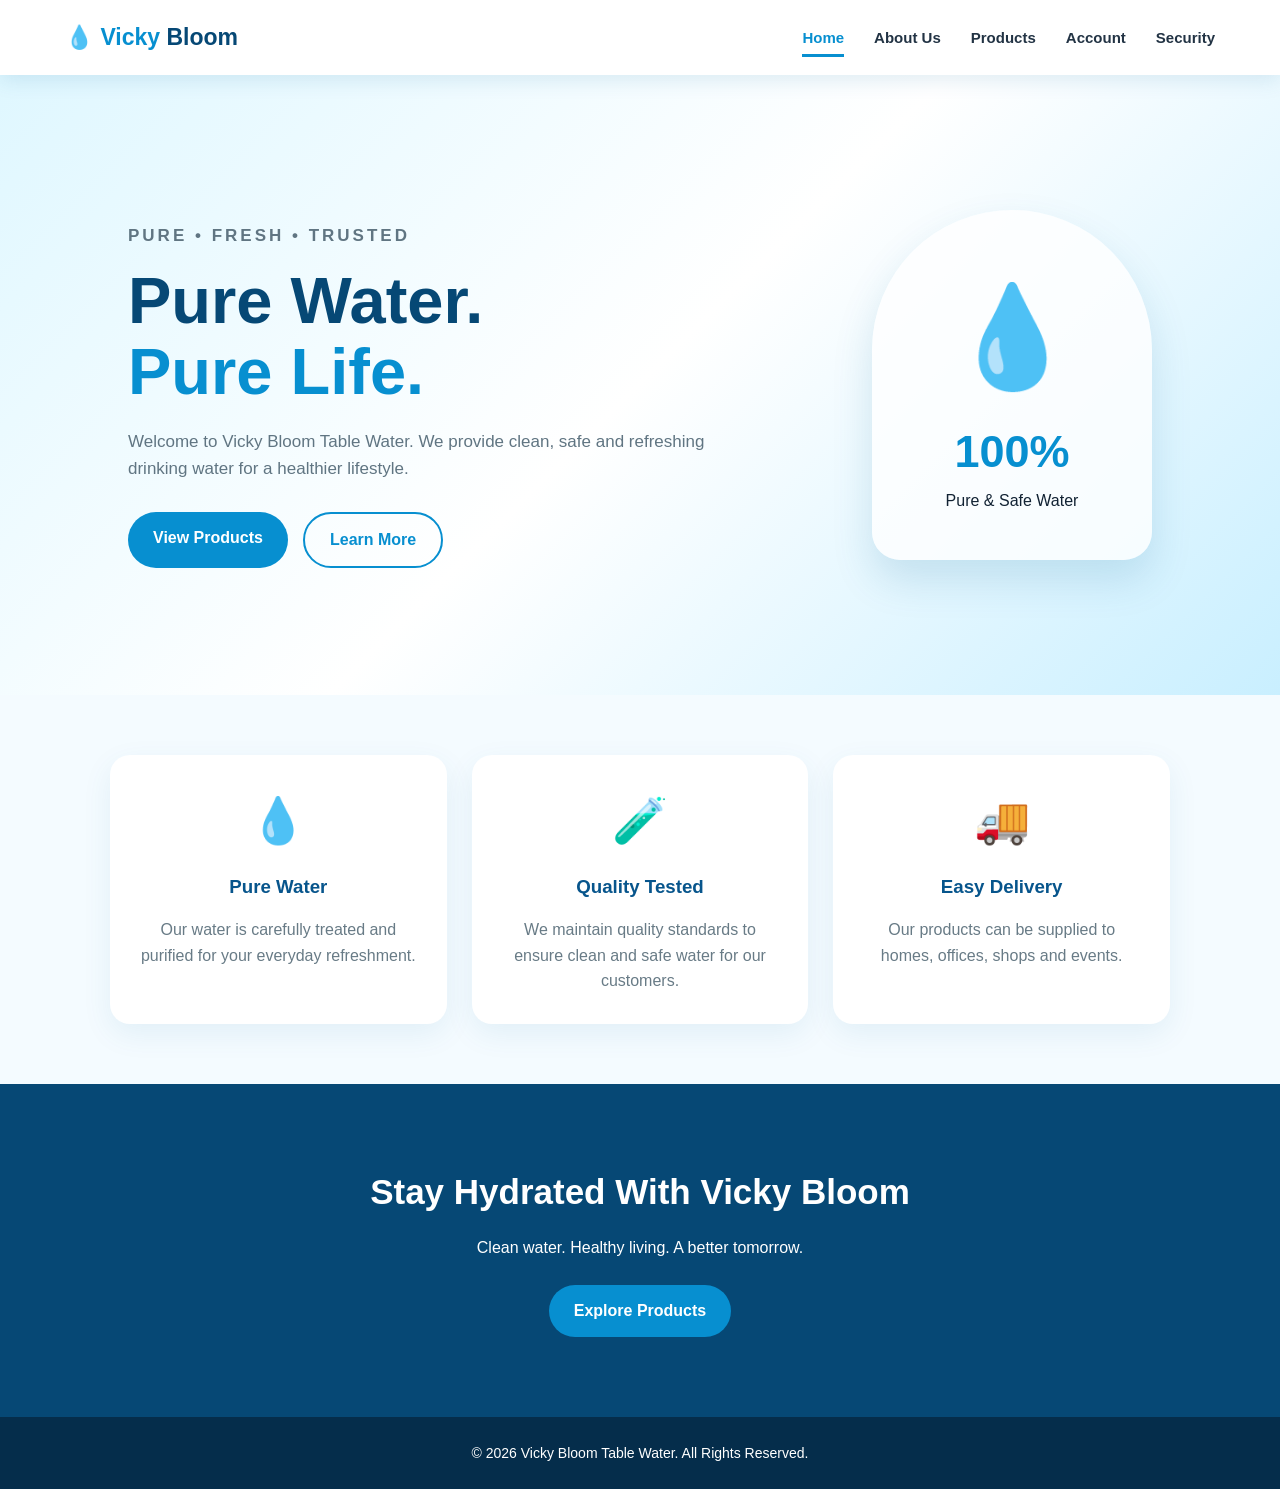
<file: index.html>
<!DOCTYPE html>
<html lang="en">
<head>
    <meta charset="UTF-8">
    <meta name="viewport" content="width=device-width, initial-scale=1.0">

    <title>Vicky Bloom | Pure Water</title>

    <link rel="stylesheet" href="style.css">
</head>

<body>

    <!-- NAVIGATION BAR -->
    <header>
        <nav class="navbar">

            <div class="logo">
                💧 Vicky <span>Bloom</span>
            </div>

            <ul class="nav-links" id="navLinks">

                <li>
                    <a href="index.html" class="active">
                        Home
                    </a>
                </li>

                <li>
                    <a href="about.html">
                        About Us
                    </a>
                </li>

                <li>
                    <a href="product.html">
                        Products
                    </a>
                </li>

                <li>
                    <a href="account.html">
                        Account
                    </a>
                </li>

                <li>
                    <a href="security.html">
                        Security
                    </a>
                </li>

            </ul>

            <div class="menu-btn" id="menuBtn">
                ☰
            </div>

        </nav>
    </header>


    <!-- HERO SECTION -->
    <section class="hero">

        <div class="hero-content">

            <p class="small-title">
                PURE • FRESH • TRUSTED
            </p>

            <h1>
                Pure Water.
                <br>
                <span>Pure Life.</span>
            </h1>

            <p>
                Welcome to Vicky Bloom Table Water.
                We provide clean, safe and refreshing drinking water
                for a healthier lifestyle.
            </p>

            <div class="hero-buttons">

                <a href="product.html" class="btn">
                    View Products
                </a>

                <a href="about.html" class="btn-outline">
                    Learn More
                </a>

            </div>

        </div>


        <div class="water-card">

            <div class="water-drop">
                💧
            </div>

            <h2>
                100%
            </h2>

            <p>
                Pure & Safe Water
            </p>

        </div>

    </section>


    <!-- FEATURES -->
    <section class="features">

        <div class="feature-card">

            <div class="feature-icon">
                💧
            </div>

            <h3>
                Pure Water
            </h3>

            <p>
                Our water is carefully treated and purified
                for your everyday refreshment.
            </p>

        </div>


        <div class="feature-card">

            <div class="feature-icon">
                🧪
            </div>

            <h3>
                Quality Tested
            </h3>

            <p>
                We maintain quality standards to ensure
                clean and safe water for our customers.
            </p>

        </div>


        <div class="feature-card">

            <div class="feature-icon">
                🚚
            </div>

            <h3>
                Easy Delivery
            </h3>

            <p>
                Our products can be supplied to homes,
                offices, shops and events.
            </p>

        </div>

    </section>


    <!-- CONTACT SECTION -->
    <section class="contact-section">

        <h2>
            Stay Hydrated With Vicky Bloom
        </h2>

        <p>
            Clean water. Healthy living. A better tomorrow.
        </p>

        <a href="products.html" class="btn">
            Explore Products
        </a>

    </section>


    <!-- FOOTER -->
    <footer>

        <p>
            © 2026 Vicky Bloom Table Water.
            All Rights Reserved.
        </p>

    </footer>


    <script src="script.js"></script>

</body>
</html>
</file>
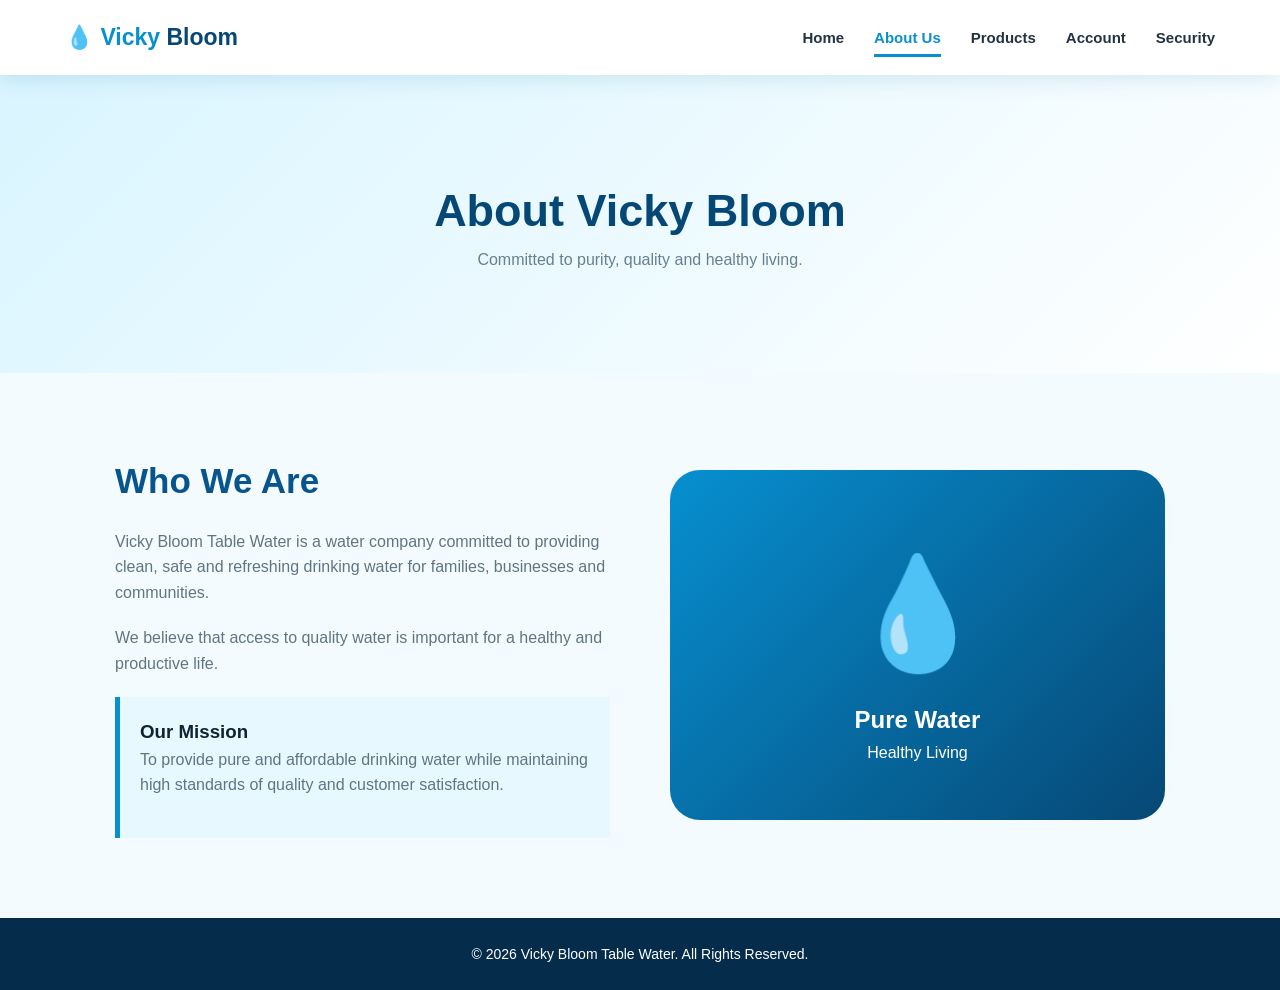
<file: about.html>
<!DOCTYPE html>
<html lang="en">
<head>

    <meta charset="UTF-8">

    <meta name="viewport"
          content="width=device-width, initial-scale=1.0">

    <title>About Us | Vicky Bloom</title>

    <link rel="stylesheet" href="style.css">

</head>

<body>


    <!-- NAVIGATION BAR -->
    <header>

        <nav class="navbar">

            <div class="logo">
                💧 Vicky <span>Bloom</span>
            </div>


            <ul class="nav-links" id="navLinks">

                <li>
                    <a href="index.html">
                        Home
                    </a>
                </li>

                <li>
                    <a href="about.html" class="active">
                        About Us
                    </a>
                </li>

                <li>
                    <a href="product.html">
                        Products
                    </a>
                </li>

                <li>
                    <a href="account.html">
                        Account
                    </a>
                </li>

                <li>
                    <a href="security.html">
                        Security
                    </a>
                </li>

            </ul>


            <div class="menu-btn" id="menuBtn">
                ☰
            </div>

        </nav>

    </header>


    <!-- PAGE HEADER -->
    <section class="page-hero">

        <h1>
            About Vicky Bloom
        </h1>

        <p>
            Committed to purity, quality and healthy living.
        </p>

    </section>


    <!-- ABOUT SECTION -->
    <section class="about-content">


        <div class="about-text">

            <h2>
                Who We Are
            </h2>

            <p>
                Vicky Bloom Table Water is a water company
                committed to providing clean, safe and refreshing
                drinking water for families, businesses and communities.
            </p>

            <p>
                We believe that access to quality water is important
                for a healthy and productive life.
            </p>


            <div class="mission-box">

                <h3>
                    Our Mission
                </h3>

                <p>
                    To provide pure and affordable drinking water
                    while maintaining high standards of quality
                    and customer satisfaction.
                </p>

            </div>

        </div>


        <div class="about-image">

            <div class="big-drop">
                💧
            </div>

            <h2>
                Pure Water
            </h2>

            <p>
                Healthy Living
            </p>

        </div>


    </section>


    <!-- FOOTER -->
    <footer>

        <p>
            © 2026 Vicky Bloom Table Water.
            All Rights Reserved.
        </p>

    </footer>


    <script src="script.js"></script>

</body>
</html>
</file>
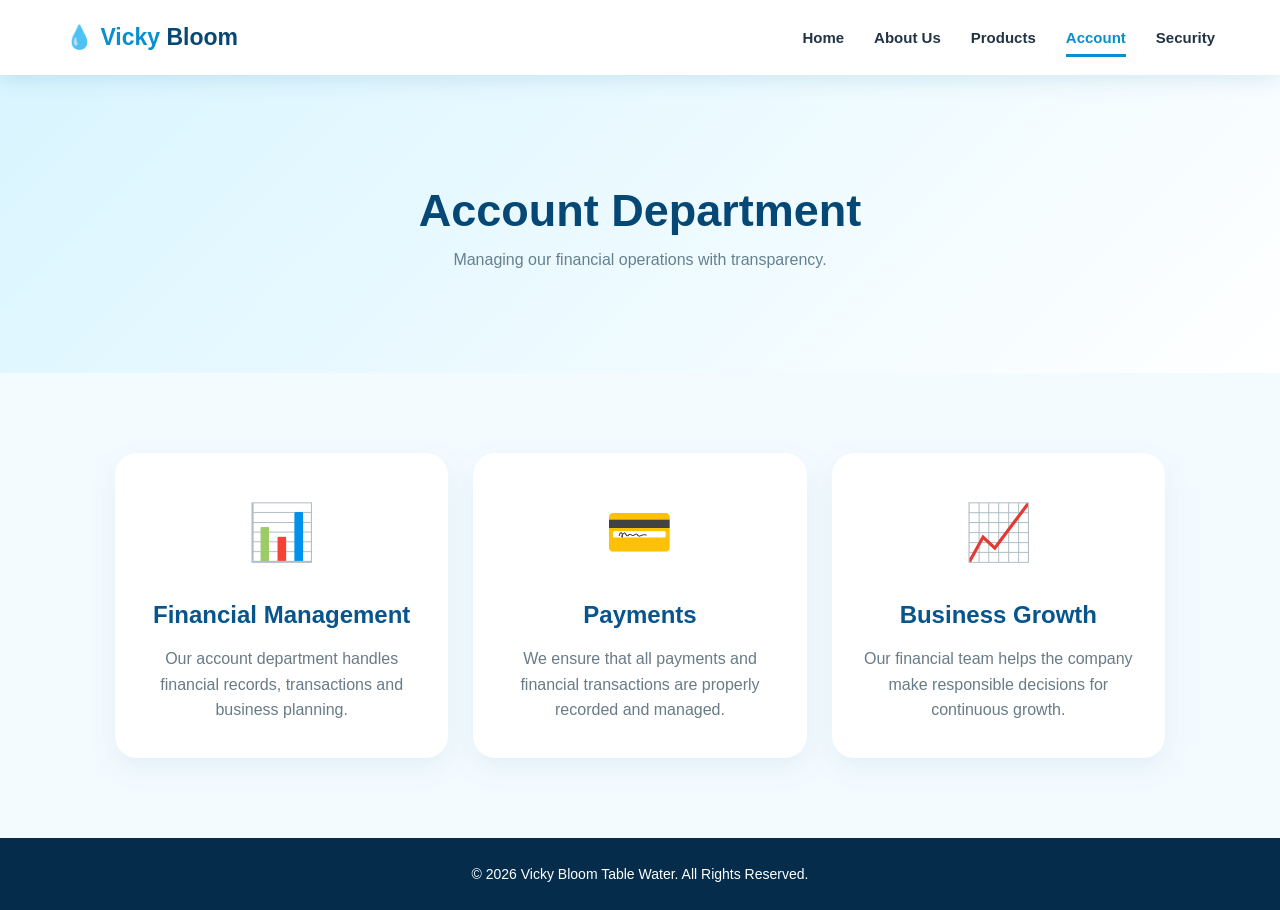
<file: account.html>
<!DOCTYPE html>
<html lang="en">
<head>

    <meta charset="UTF-8">

    <meta name="viewport"
          content="width=device-width, initial-scale=1.0">

    <title>Account Department | Vicky Bloom</title>

    <link rel="stylesheet" href="style.css">

</head>

<body>


    <!-- NAVIGATION BAR -->
    <header>

        <nav class="navbar">

            <div class="logo">
                💧 Vicky <span>Bloom</span>
            </div>


            <ul class="nav-links" id="navLinks">

                <li>
                    <a href="index.html">
                        Home
                    </a>
                </li>

                <li>
                    <a href="about.html">
                        About Us
                    </a>
                </li>

                <li>
                    <a href="product.html">
                        Products
                    </a>
                </li>

                <li>
                    <a href="account.html" class="active">
                        Account
                    </a>
                </li>

                <li>
                    <a href="security.html">
                        Security
                    </a>
                </li>

            </ul>


            <div class="menu-btn" id="menuBtn">
                ☰
            </div>

        </nav>

    </header>


    <!-- PAGE HEADER -->
    <section class="page-hero">

        <h1>
            Account Department
        </h1>

        <p>
            Managing our financial operations with transparency.
        </p>

    </section>


    <!-- ACCOUNT DEPARTMENT -->
    <section class="department">


        <div class="department-card">

            <span>
                📊
            </span>

            <h2>
                Financial Management
            </h2>

            <p>
                Our account department handles financial records,
                transactions and business planning.
            </p>

        </div>


        <div class="department-card">

            <span>
                💳
            </span>

            <h2>
                Payments
            </h2>

            <p>
                We ensure that all payments and financial transactions
                are properly recorded and managed.
            </p>

        </div>


        <div class="department-card">

            <span>
                📈
            </span>

            <h2>
                Business Growth
            </h2>

            <p>
                Our financial team helps the company make responsible
                decisions for continuous growth.
            </p>

        </div>


    </section>


    <!-- FOOTER -->
    <footer>

        <p>
            © 2026 Vicky Bloom Table Water.
            All Rights Reserved.
        </p>

    </footer>


    <script src="script.js"></script>

</body>
</html>
</file>
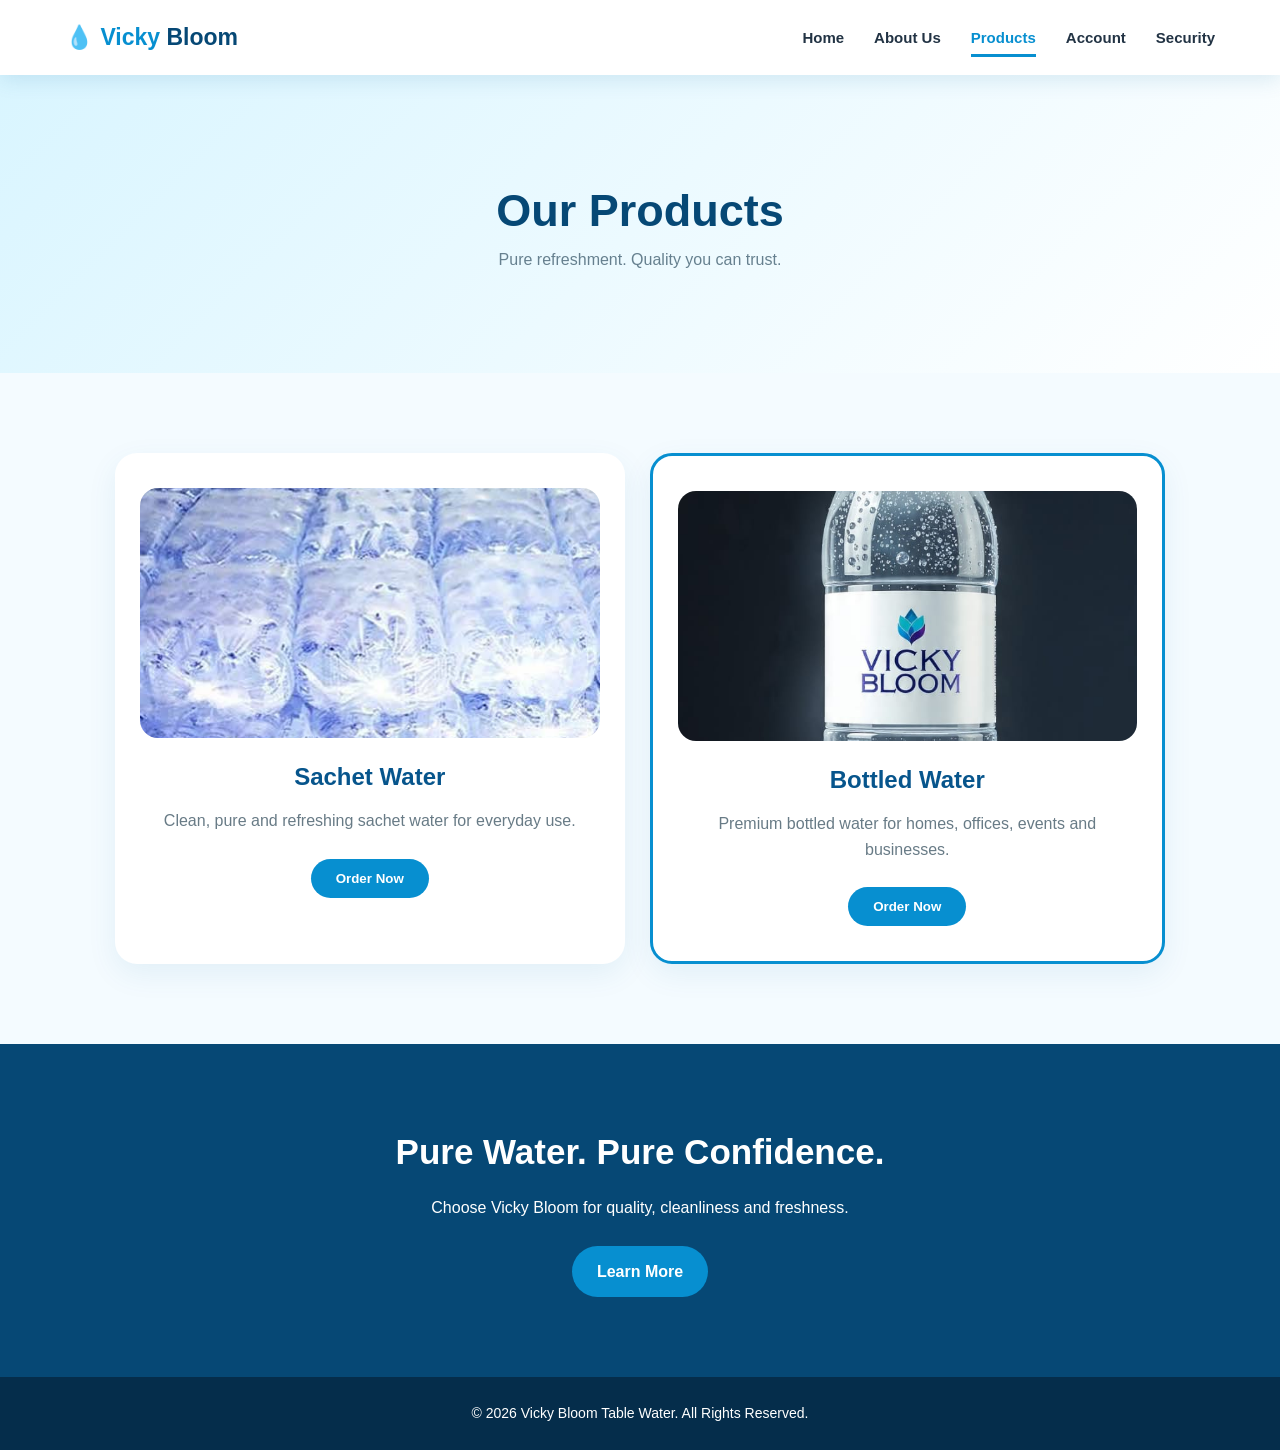
<file: product.html>
<!DOCTYPE html><html lang="en"><head><meta charset="UTF-8">

<meta name="viewport"
      content="width=device-width, initial-scale=1.0">

<title>Products | Vicky Bloom</title>

<link rel="stylesheet" href="style.css">


<!-- INTERNAL CSS FOR PRODUCT IMAGES -->

<style>

    /* PRODUCT IMAGE AREA */

    .product-image-box {

        width: 100%;

        height: 250px;

        overflow: hidden;

        border-radius: 18px;

        background: linear-gradient(
            135deg,
            #dff7ff,
            #ffffff
        );

        position: relative;

    }


    /* IMAGE */

    .product-image-box img {

        width: 100%;

        height: 100%;

        object-fit: cover;

        transition: transform 0.6s ease;

    }


    /* IMAGE ZOOM EFFECT */

    .product-card:hover
    .product-image-box img {

        transform: scale(1.15);

    }


    /* IMAGE DARK OVERLAY */

    .product-image-box::after {

        content: "";

        position: absolute;

        inset: 0;

        background: linear-gradient(
            to top,
            rgba(0, 65, 100, 0.5),
            transparent
        );

        opacity: 0;

        transition: 0.5s;

    }


    .product-card:hover
    .product-image-box::after {

        opacity: 1;

    }


    /* PRODUCT IMAGE ICON */

    .image-placeholder {

        height: 100%;

        display: flex;

        align-items: center;

        justify-content: center;

        flex-direction: column;

        color: #078fd0;

        font-size: 55px;

    }


    .image-placeholder p {

        font-size: 14px;

        margin-top: 10px;

        color: #607582;

    }


    /* PRODUCT CARD EFFECT */

    .product-card {

        transition: transform 0.4s ease,
                    box-shadow 0.4s ease;

    }


    .product-card:hover {

        transform: translateY(-12px);

        box-shadow:
            0 20px 40px
            rgba(0, 100, 150, 0.18);

    }


    /* BUTTON EFFECT */

    .product-card button {

        transition: 0.3s ease;

    }


    .product-card button:hover {

        transform: scale(1.05);

    }

</style>

</head><body><!-- NAVIGATION BAR -->

<header>

    <nav class="navbar">


        <div class="logo">

            💧 Vicky
            <span>Bloom</span>

        </div>


        <ul class="nav-links"
            id="navLinks">


            <li>

                <a href="index.html">

                    Home

                </a>

            </li>


            <li>

                <a href="about.html">

                    About Us

                </a>

            </li>


            <li>

                <a href="products.html"
                   class="active">

                    Products

                </a>

            </li>


            <li>

                <a href="account.html">

                    Account

                </a>

            </li>


            <li>

                <a href="security.html">

                    Security

                </a>

            </li>


        </ul>


        <div class="menu-btn"
             id="menuBtn">

            ☰

        </div>


    </nav>

</header>



<!-- PAGE HEADER -->

<section class="page-hero">

    <h1>

        Our Products

    </h1>


    <p>

        Pure refreshment.
        Quality you can trust.

    </p>

</section>



<!-- PRODUCTS SECTION -->

<section class="products">


    <!-- PRODUCT 1 -->

    <div class="product-card">


        <div class="product-image-box">

            <!-- PUT YOUR IMAGE HERE -->

            <img src="W.jpg"
                 alt="Vicky Bloom Sachet Water">


            <!--

            If you do not have an image yet,
            you can temporarily use this:

            <div class="image-placeholder">

                💧

                <p>
                    Your image goes here
                </p>

            </div>

            -->

        </div>


        <h2>

            Sachet Water

        </h2>


        <p>

            Clean, pure and refreshing sachet water
            for everyday use.

        </p>


        <button>

            Order Now

        </button>


    </div>



    <!-- PRODUCT 2 -->

    <div class="product-card featured">


        <div class="product-image-box">


            <!-- PUT YOUR IMAGE HERE -->

            <img src="X.jpg"
                 alt="Vicky Bloom Bottled Water">


        </div>


        <h2>

            Bottled Water

        </h2>


        <p>

            Premium bottled water for homes,
            offices, events and businesses.

        </p>


        <button>

            Order Now

        </button>


    </div>



    <!-- PRODUCT 3 -->



</section>



<!-- WHY CHOOSE US -->

<section class="contact-section">


    <h2>

        Pure Water.
        Pure Confidence.

    </h2>


    <p>

        Choose Vicky Bloom for quality,
        cleanliness and freshness.

    </p>


    <a href="about.html"
       class="btn">

        Learn More

    </a>


</section>



<!-- FOOTER -->

<footer>


    <p>

        © 2026 Vicky Bloom Table Water.

        All Rights Reserved.

    </p>


</footer>



<script src="script.js"></script>

</body></html>
</file>
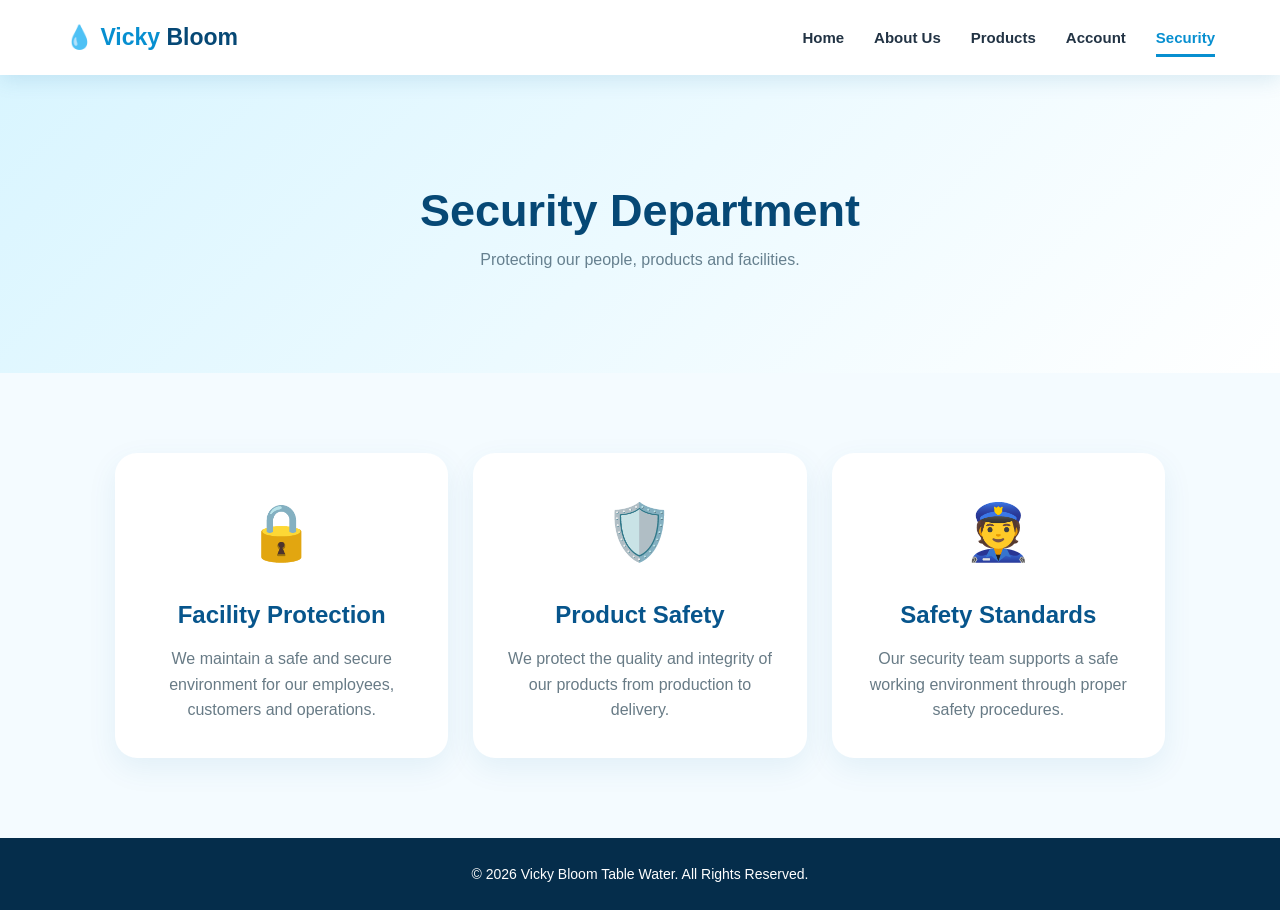
<file: security.html>
<!DOCTYPE html>
<html lang="en">
<head>

    <meta charset="UTF-8">

    <meta name="viewport"
          content="width=device-width, initial-scale=1.0">

    <title>Security Department | Vicky Bloom</title>

    <link rel="stylesheet" href="style.css">

</head>

<body>


    <!-- NAVIGATION BAR -->
    <header>

        <nav class="navbar">

            <div class="logo">
                💧 Vicky <span>Bloom</span>
            </div>


            <ul class="nav-links" id="navLinks">

                <li>
                    <a href="index.html">
                        Home
                    </a>
                </li>

                <li>
                    <a href="about.html">
                        About Us
                    </a>
                </li>

                <li>
                    <a href="product.html">
                        Products
                    </a>
                </li>

                <li>
                    <a href="account.html">
                        Account
                    </a>
                </li>

                <li>
                    <a href="security.html" class="active">
                        Security
                    </a>
                </li>

            </ul>


            <div class="menu-btn" id="menuBtn">
                ☰
            </div>

        </nav>

    </header>


    <!-- PAGE HEADER -->
    <section class="page-hero">

        <h1>
            Security Department
        </h1>

        <p>
            Protecting our people, products and facilities.
        </p>

    </section>


    <!-- SECURITY -->
    <section class="security-content">


        <div class="security-card">

            <span>
                🔒
            </span>

            <h2>
                Facility Protection
            </h2>

            <p>
                We maintain a safe and secure environment
                for our employees, customers and operations.
            </p>

        </div>


        <div class="security-card">

            <span>
                🛡️
            </span>

            <h2>
                Product Safety
            </h2>

            <p>
                We protect the quality and integrity of our products
                from production to delivery.
            </p>

        </div>


        <div class="security-card">

            <span>
                👮
            </span>

            <h2>
                Safety Standards
            </h2>

            <p>
                Our security team supports a safe working environment
                through proper safety procedures.
            </p>

        </div>


    </section>


    <!-- FOOTER -->
    <footer>

        <p>
            © 2026 Vicky Bloom Table Water.
            All Rights Reserved.
        </p>

    </footer>


    <script src="script.js"></script>

</body>
</html>
</file>
<file: style.css>
/* =========================
   GENERAL SETTINGS
========================= */

* {
    margin: 0;
    padding: 0;
    box-sizing: border-box;
}


body {
    font-family: Arial, sans-serif;

    background: #f4fbff;

    color: #123;

    line-height: 1.6;
}


/* =========================
   NAVIGATION BAR
========================= */

header {
    position: sticky;

    top: 0;

    z-index: 1000;

    background: white;

    box-shadow: 0 5px 20px rgba(0, 100, 150, 0.12);
}


.navbar {
    max-width: 1200px;

    height: 75px;

    margin: auto;

    padding: 0 25px;

    display: flex;

    align-items: center;

    justify-content: space-between;
}


.logo {
    font-size: 23px;

    font-weight: bold;

    color: #078fd0;
}


.logo span {
    color: #064875;
}


.nav-links {
    display: flex;

    list-style: none;

    gap: 30px;
}


.nav-links a {
    text-decoration: none;

    color: #234;

    font-size: 15px;

    font-weight: bold;

    transition: 0.3s;
}


.nav-links a:hover {
    color: #078fd0;
}


.nav-links a.active {
    color: #078fd0;

    border-bottom: 3px solid #078fd0;

    padding-bottom: 8px;
}


.menu-btn {
    display: none;

    font-size: 30px;

    cursor: pointer;

    color: #064875;
}


/* =========================
   HOME HERO
========================= */

.hero {
    min-height: 620px;

    padding: 80px 10%;

    display: flex;

    align-items: center;

    justify-content: space-between;

    gap: 50px;

    background:
        linear-gradient(
            135deg,
            #dff7ff,
            white,
            #c9efff
        );
}


.hero-content {
    max-width: 600px;
}


.small-title {
    color: #078fd0;

    letter-spacing: 3px;

    font-weight: bold;

    font-size: 13px;
}


.hero h1 {
    font-size: 65px;

    line-height: 1.1;

    color: #064875;

    margin-top: 15px;
}


.hero h1 span {
    color: #078fd0;
}


.hero-content p {
    margin-top: 20px;

    color: #607582;

    font-size: 17px;
}


.hero-buttons {
    margin-top: 30px;

    display: flex;

    gap: 15px;
}


.btn,
.btn-outline {
    display: inline-block;

    padding: 13px 25px;

    border-radius: 30px;

    text-decoration: none;

    font-weight: bold;

    transition: 0.3s;
}


.btn {
    background: #078fd0;

    color: white;
}


.btn:hover {
    background: #064875;

    transform: translateY(-3px);
}


.btn-outline {
    color: #078fd0;

    border: 2px solid #078fd0;
}


.btn-outline:hover {
    color: white;

    background: #078fd0;
}


/* =========================
   WATER CARD
========================= */

.water-card {
    width: 280px;

    height: 350px;

    background: rgba(255, 255, 255, 0.8);

    border-radius: 150px 150px 30px 30px;

    display: flex;

    align-items: center;

    justify-content: center;

    flex-direction: column;

    box-shadow: 0 20px 40px rgba(0, 100, 150, 0.15);
}


.water-drop {
    font-size: 100px;
}


.water-card h2 {
    color: #078fd0;

    font-size: 45px;
}


/* =========================
   FEATURES
========================= */

.features {
    max-width: 1100px;

    margin: 60px auto;

    padding: 0 20px;

    display: flex;

    gap: 25px;
}


.feature-card {
    flex: 1;

    background: white;

    padding: 30px;

    text-align: center;

    border-radius: 20px;

    box-shadow: 0 10px 30px rgba(0, 100, 150, 0.08);
}


.feature-icon {
    font-size: 45px;
}


.feature-card h3 {
    color: #07558c;

    margin: 15px 0;
}


.feature-card p {
    color: #687b86;
}


/* =========================
   PAGE HERO
========================= */

.page-hero {
    padding: 100px 20px;

    text-align: center;

    background:
        linear-gradient(
            135deg,
            #d9f5ff,
            white
        );
}


.page-hero h1 {
    color: #064875;

    font-size: 45px;
}


.page-hero p {
    color: #66808f;
}


/* =========================
   ABOUT PAGE
========================= */

.about-content {
    max-width: 1100px;

    margin: 80px auto;

    padding: 0 25px;

    display: flex;

    align-items: center;

    gap: 60px;
}


.about-text {
    flex: 1;
}


.about-text h2 {
    font-size: 35px;

    color: #07558c;

    margin-bottom: 20px;
}


.about-text p {
    color: #607582;

    margin-bottom: 20px;
}


.mission-box {
    padding: 20px;

    border-left: 5px solid #078fd0;

    background: #e8f8ff;
}


.about-image {
    flex: 1;

    min-height: 350px;

    border-radius: 30px;

    color: white;

    background:
        linear-gradient(
            135deg,
            #078fd0,
            #064875
        );

    display: flex;

    align-items: center;

    justify-content: center;

    flex-direction: column;
}


.big-drop {
    font-size: 110px;
}


/* =========================
   PRODUCTS
========================= */

.products,
.department,
.security-content {
    max-width: 1100px;

    margin: 80px auto;

    padding: 0 25px;

    display: flex;

    gap: 25px;
}


.product-card,
.department-card,
.security-card {
    flex: 1;

    background: white;

    padding: 35px 25px;

    text-align: center;

    border-radius: 22px;

    box-shadow: 0 10px 30px rgba(0, 100, 150, 0.08);

    transition: 0.3s;
}


.product-card:hover,
.department-card:hover,
.security-card:hover {
    transform: translateY(-10px);
}


.product-card.featured {
    border: 3px solid #078fd0;
}


.product-icon,
.department-card span,
.security-card span {
    font-size: 55px;
}


.product-card h2,
.department-card h2,
.security-card h2 {
    color: #07558c;

    margin: 20px 0 12px;
}


.product-card p,
.department-card p,
.security-card p {
    color: #687b86;
}


.product-card button {
    margin-top: 25px;

    padding: 12px 25px;

    border: none;

    border-radius: 25px;

    background: #078fd0;

    color: white;

    font-weight: bold;

    cursor: pointer;
}


.product-card button:hover {
    background: #064875;
}


/* =========================
   CONTACT SECTION
========================= */

.contact-section {
    text-align: center;

    padding: 80px 20px;

    background: #064875;

    color: white;
}


.contact-section h2 {
    font-size: 35px;

    margin-bottom: 15px;
}


.contact-section p {
    margin-bottom: 25px;
}


/* =========================
   FOOTER
========================= */

footer {
    background: #052d4b;

    color: white;

    text-align: center;

    padding: 25px;

    font-size: 14px;
}


/* =========================
   MOBILE RESPONSIVENESS
========================= */

@media (max-width: 768px) {


    .menu-btn {
        display: block;
    }


    .nav-links {
        position: absolute;

        top: 75px;

        left: -100%;

        width: 100%;

        background: white;

        display: flex;

        flex-direction: column;

        gap: 0;

        text-align: center;

        transition: 0.4s;
    }


    .nav-links.show {
        left: 0;
    }


    .nav-links li {
        padding: 18px;
    }


    .nav-links a.active {
        border-bottom: none;
    }


    .hero {
        flex-direction: column;

        text-align: center;

        padding: 80px 25px;
    }


    .hero h1 {
        font-size: 45px;
    }


    .hero-buttons {
        justify-content: center;

        flex-wrap: wrap;
    }


    .features,
    .products,
    .department,
    .security-content,
    .about-content {
        flex-direction: column;
    }


    .water-card {
        margin-top: 30px;
    }


    .page-hero h1 {
        font-size: 35px;
    }

}
</file>
